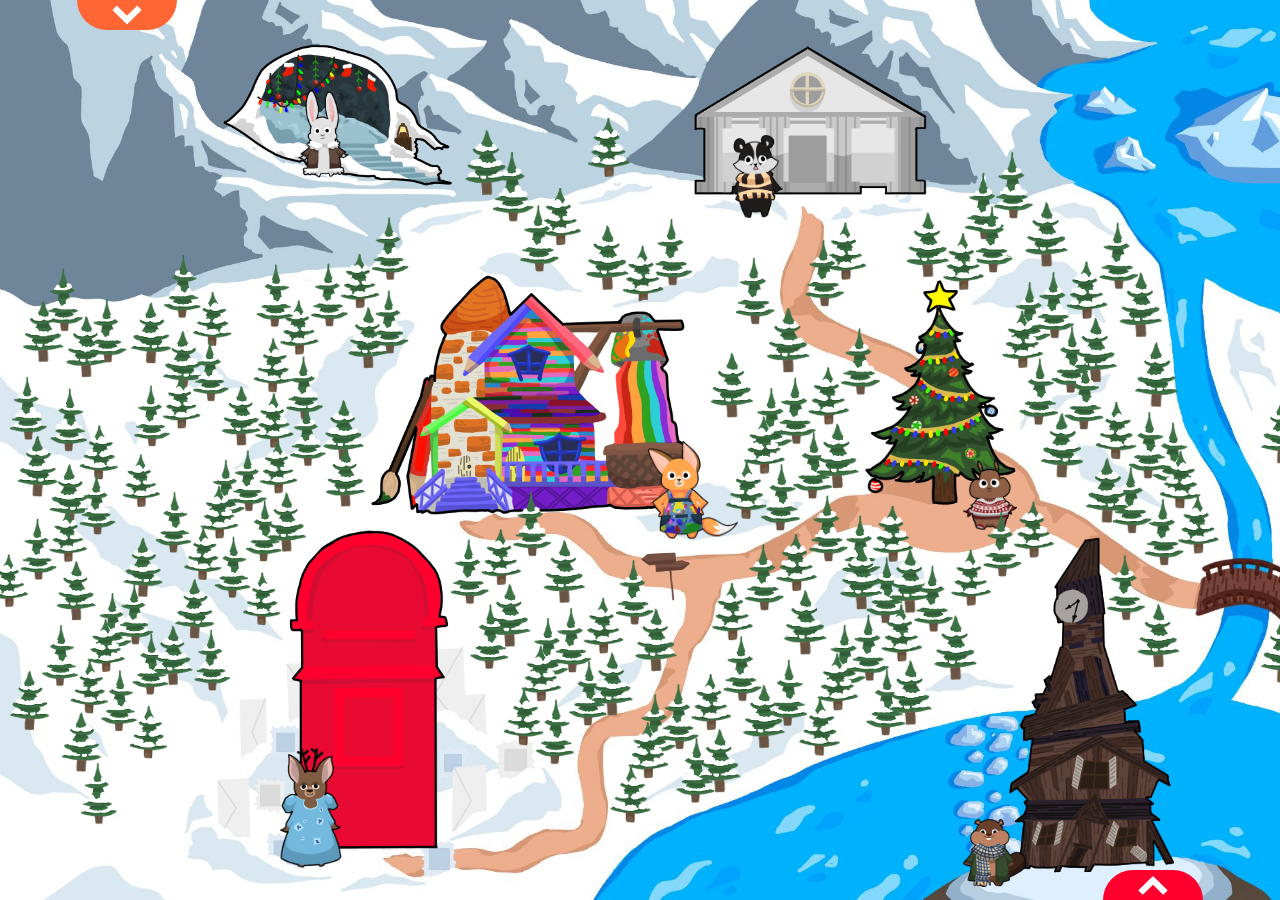
<file: index.html>
<!doctype html>

<html lang="fr">

<head>
  <meta charset="UTF-8">
  <meta http-equiv="X-UA-Compatible" content="IE=edge">
  <meta name="viewport" content="width=device-width, initial-scale=1.0, shrink-to-fit=no">
  <meta name="viewport" content="width=device-width, initial-scale=1.0, shrink-to-fit=no">

  <title>LeclercNoel</title>

  <link rel="icon" type="image/png" href="./images/png/lieux/4-sapin-de-noel.png">
  <link rel="stylesheet" href="./css/main.css">

</head>

<body>
  <header id="header">
    <div class="header-bar">
    <svg id="logo" version="1.1" id="Calque_1" xmlns="http://www.w3.org/2000/svg"
      xmlns:xlink="http://www.w3.org/1999/xlink" x="0px" y="0px" viewBox="0 0 180 50"
      style="enable-background:new 0 0 180 50;" xml:space="preserve">
      <style type="text/css">
        .st0 {
          fill: #FF6633;
        }
        .st1 {
          fill: white;
        }
      </style>
      <g>
        <path class="st0" d="M23.3,30.8c1.5,0,2.7,1.2,2.7,2.7c0,1.5-1.2,2.7-2.7,2.7s-2.7-1.2-2.7-2.7C20.6,32.1,21.8,30.8,23.3,30.8
        M152,14.6c1.9-1.4,4.1-2.1,6.4-2.1c6,0,10.9,4.9,10.9,11c0,3.7-1.8,7.2-4.9,9.2v-4.3h-4.7c0,0-0.5,2.4-2.5,2.4h-1.6v-9.1
        c0-0.9,0.8-1.7,1.7-1.7v-5.4H152L152,14.6z" />
        <path class="st1" d="M33.8,16.2v15.7h7.7V36H28.8V16.2H33.8z M58.5,31.1v0.2c0,3.6-2.3,4.9-7.4,4.9c-6.3,0-8.2-1.5-8.2-8.1
        c0-6.3,2.2-8,7.9-8c5.7,0,7.8,1.5,7.8,7.4v1.4H47.3v0.6c0,2.7,1.1,3.4,3.6,3.4c2.2,0,3.2-0.4,3.3-1.9L58.5,31.1L58.5,31.1z
        M47.3,26.4h6.9v-0.5c0-2.1-0.9-2.4-3.4-2.4C48.3,23.4,47.3,23.8,47.3,26.4z M79.9,36h4.4V16.2h-4.4V36z M69.4,32.7
        c2.2,0,3.1-0.5,3.2-2.5h4.3c0,4.6-2.1,5.9-7.7,5.9c-5.7,0-7.7-1.7-7.7-8s2-8,7.7-8c5.6,0,7.7,1.3,7.7,5.8h-4.3
        c-0.1-1.9-1-2.4-3.2-2.4c-2.6,0-3.4,0.5-3.4,4.6S66.7,32.7,69.4,32.7 M103.3,31.1v0.2c0,3.6-2.3,4.9-7.4,4.9
        c-6.3,0-8.2-1.5-8.2-8.1c0-6.3,2.2-8,7.9-8c5.7,0,7.8,1.5,7.8,7.4v1.4H92.1v0.6c0,2.7,1.1,3.4,3.6,3.4c2.2,0,3.2-0.4,3.3-1.9
        L103.3,31.1L103.3,31.1z M92.1,26.4H99v-0.5c0-2.1-0.9-2.4-3.4-2.4C93.1,23.4,92.1,23.8,92.1,26.4z M124.9,32.7
        c2.2,0,3.1-0.5,3.2-2.5h4.3c0,4.6-2.1,5.9-7.7,5.9c-5.7,0-7.7-1.7-7.7-8s2-8,7.7-8c5.6,0,7.7,1.3,7.7,5.8h-4.3
        c-0.1-1.9-1-2.4-3.2-2.4c-2.6,0-3.4,0.5-3.4,4.6S122.3,32.7,124.9,32.7 M115.9,24.2l-1.2,0c-2.4,0-3.6,1.4-3.6,4.5V36h-4.4V20.4
        h4.4v2.3c1.1-1.8,2.4-2.6,4.3-2.6h0.5V24.2z M147.3,18.9v-2.7h8.4v2.7c-0.9,0.3-1.7,1.1-1.7,2.2v11.3h3.2c1.6,0,3-1,3.6-2.4l2.1,0
        v6h-15.5v-3.5c1-0.2,1.7-1.2,1.7-2.2v-9.1C149,19.9,148.2,19.1,147.3,18.9" />
        <path class="st1" d="M136.7,25c0-11.1,8.9-20,19.9-20c11,0,19.9,9,19.9,20s-8.9,20-19.9,20C145.5,45,136.7,36.1,136.7,25 M140.8,25
        c0,8.8,7,15.9,15.7,15.9c8.7,0,15.7-7.1,15.7-15.9s-7-15.9-15.7-15.9C147.8,9.1,140.8,16.2,140.8,25 M8.6,20.3v3.7h8.1v3.7H8.6v4.1
        H18V36H3.6V16.2h14.2v4.1H8.6z" />

      </g>
    </svg>
    <ul>
      <li><img src="./images/png/header-home.png">Trouver un magasin</li>
      <li><img src="./images/png/header-book.png">Lire le catalogue</li>
    </ul>
  </div>
    <div class="click-header" onClick="OpenHF('header')"><img src="images/png/fleche-header.png" id ="fleche-header"></div>
  </header>

  <main>

    <div id="allTheMap">
      <img class="map" id="background" src="./images/jpg/map.jpg"/>
      <img id="map-sapin" src="./images/png/map-sapins.png"/>
      <!-- <img id="map-front" src="./images/png/deco-front.png"/> -->
    </div>

    <a href="./pages/laby.html"><div id="grotte" class="abri">
        <img id="grotte-gelee" class="lieux" src="./images/png/lieux/5-grotte-gelee.png"/>
        <img id="lapin" class="animaux" src="./images/png/personnages/5-Lapin.png"/>
      </div></a>
      <div id="text-grotte" class="text">Grotte gelée</div>

      <a href="./pages/memory.html"><div id="musee" class="abri">
        <img id="musee-des-souvenirs" class="lieux" src="./images/png/lieux/6-musee-des-souvenir.png"/>
        <img id="blaireau" class="animaux" src="./images/png/personnages/6-Blaireau.png"/>
      </div></a>
      <div id="text-musee" class="text">Musée des souvenirs</div>

      <a href="./pages/atelier-photo.html"><div id="igloo" class="abri">
        <img id="igloo-de-la-photo" class="lieux" src="./images/png/lieux/8-camera.png"/>
        <img id="manchot" class="animaux" src="./images/png/personnages/8-Manchot.png"/>
      </div></a>
      <div id="text-igloo" class="text">Igloo de la photo</div>

      <a href="./pages/coloriages.html"><div id="maison" class="abri">
        <img id="maison-de-la-creation" class="lieux" src="./images/png/lieux/2-maison-de-creation.png"/>
        <img id="renard" class="animaux" src="./images/png/personnages/2-Renard.png"/>
      </div></a>
      <div id="text-maison" class="text">Maison de la création</div>

      <a href="./pages/jeusapin.html"><div id="sapin" class="abri">
        <img id="sapin-de-noel" class="lieux" src="./images/png/lieux/4-sapin-de-noel.png"/>
        <img id="ecureuil" class="animaux" src="./images/png/personnages/4-Ecurueil.png"/>
      </div></a>
      <div id="text-sapin" class="text">Sapin de Noël</div>

      <a href="./pages/recettesBD.html"><div id="palais" class="abri">
        <img id="palais-de-la-gourmandise" class="lieux" src="./images/png/lieux/1-palais-de-la-gourmandise.png"/>
        <img id="mamourse" class="animaux" src="./images/png/personnages/1-Mamourse.png"/>
        <img id="ourson" class="animaux" src="./images/png/personnages/1-Ourson.png"/>
      </div></a>
      <div id="text-palais" class="text">Palais de <br/>la gourmandise</div>

      <a href="./pages/listenoel.html"><div id="royaume" class="abri">
        <img id="royaume-des-lettres" class="lieux" src="./images/png/lieux/3-royaume-des-lettres.png"/>
        <img id="renne" class="animaux" src="./images/png/personnages/3-Renne.png"/>
      </div></a>
      <div id="text-royaume" class="text">Royaume des lettres</div>

      <a href="./pages/differences.html"><div id="tour" class="abri">
        <img id="tour-du-bric-a-brac" class="lieux" src="./images/png/lieux/7-tour-bric-a-brac.png"/>
        <img id="marmotte" class="animaux" src="./images/png/personnages/7-Marmotte.png"/>
      </div></a>
      <div id="text-tour" class="text">Tour du bric-à-brac</div>
      


  </main>

  <footer id="footer">
    <div class="footer-bar">
      <ul>
        <li>À propos</li>
        <li>Mentions légales</li>
        <li>Politiques de confidentialité</li>
        <li>Conditions générales de vente</li>
      </ul>
    </div>
    <div class="click-footer" onClick="OpenHF('footer')"><img src="images/png/fleche-header.png" id ="fleche-footer"></div>
  </footer>

  <div id="tourne">Tourne ton téléphone !</div>
  <script src="./js/functions.js"></script>
  <script src="./js/scripts.js"></script>
</body>

</html>
</file>
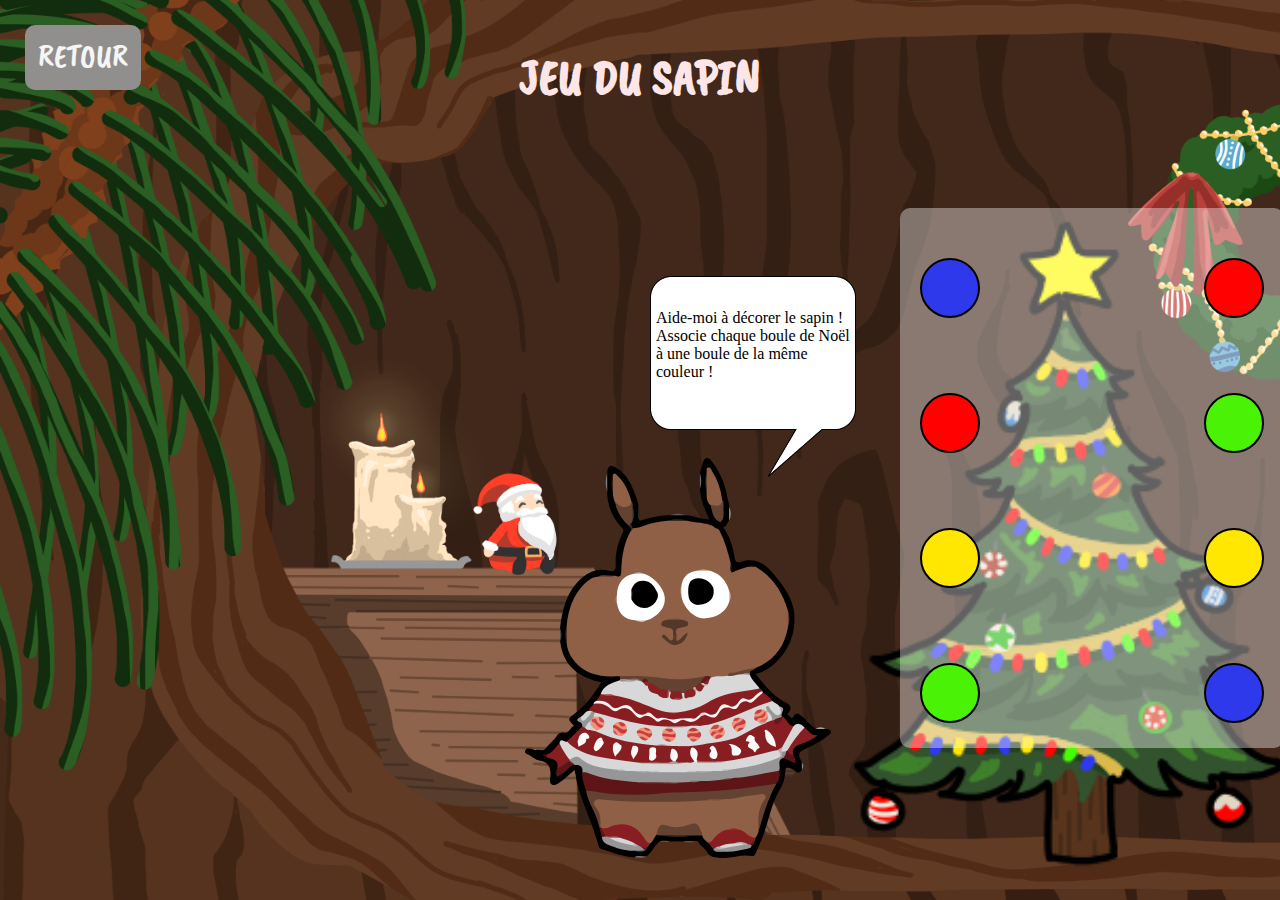
<file: jeusapin.html>
<!DOCTYPE html>
<html lang="fr">

<head>
    <meta charset="UTF-8">
    <meta http-equiv="X-UA-Compatible" content="IE=edge">
    <meta name="viewport" content="width=device-width, initial-scale=1.0">
    <link rel="stylesheet" href="./css/_pages/jeusapin.css">
    <title>Jeu du sapin</title>
</head>

<body>
    <main id="jeusapin">
        <h1 id="h1">Jeu du sapin</h1>
        <a href="index.html" id="retour">Retour</a>

        <section id="jeu">
            <div>
                <button class="bouton" id="btn1"></button>
                <button class="bouton" id="btn2"></button>
                <button class="bouton" id="btn3"></button>
                <button class="bouton" id="btn4"></button>
            </div>

            <div>
                <button class="bouton" id="btn21"></button>
                <button class="bouton" id="btn22"></button>
                <button class="bouton" id="btn23"></button>
                <button class="bouton" id="btn24"></button>
            </div>
        </section>

        <section id="sapin">
            <img src="./images/png/sapin-de-noel.png" alt="image sapin">
        </section>

        <section id="orgueil">
            <p id="dialogue">Aide-moi à décorer le sapin ! Associe chaque boule de Noël à une boule de la même couleur !</p>
            <img src="./images/svg/orgueil.svg" alt="orgueil l'écureuil">
            <button id="rejouer">Rejouer</button>
        </section>
        <div id="curseur"></div>
    </main>

    <script src="./js/jeusapin.js"></script>
</body>

</html>
</file>
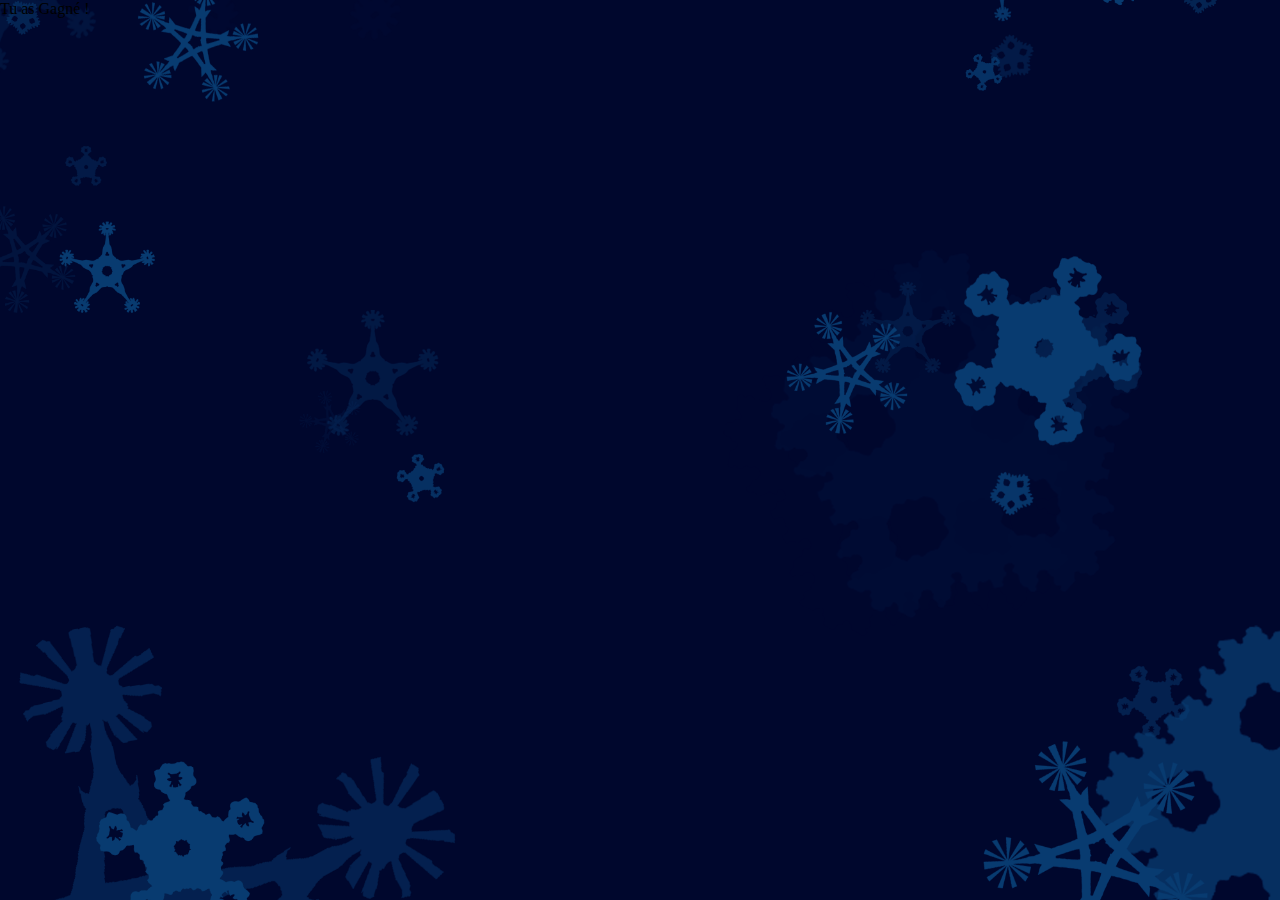
<file: memory.html>
<!doctype html>

<html lang="fr">
<head>
  <meta charset="utf-8">
  <meta name="viewport" content="width=device-width, initial-scale=1">

  <title>MEMORY</title>
  <meta name="description" content="A simple HTML5 Template for new projects.">
  <meta name="author" content="SitePoint">

  <meta property="og:title" content="A Basic HTML5 Template">
  <meta property="og:type" content="website">
  <meta property="og:url" content="https://www.sitepoint.com/a-basic-html5-template/">
  <meta property="og:description" content="A simple HTML5 Template for new projects.">
  <meta property="og:image" content="image.png">

  <!-- <link rel="icon" href="/favicon.ico">
  <link rel="icon" href="/favicon.svg" type="image/svg+xml"> -->
  <link rel="apple-touch-icon" href="/apple-touch-icon.png">

  <link rel="stylesheet" href="./css/main.css">

</head>

<body>
    <div class="memory">
        <div class="col-carte">
            <div class="scene">
                <div class="card" id="1">
                  <div class="card__face card__face--front"></div>
                  <div class="card__face card__face--back"></div>
                </div>
            </div>
            <div class="carte" id="2"></div>
            <div class="carte" id="3"></div>
            <div class="carte" id="4"></div>
        </div>

        <div class="col-carte">
            <div class="carte" id="5"></div>
            <div class="carte" id="6"></div>
            <div class="carte" id="7"></div>
            <div class="carte" id="8"></div>
        </div>

        <div class="col-carte">
            <div class="carte" id="9"></div>
            <div class="carte" id="10"></div>
            <div class="carte" id="11"></div>
            <div class="carte" id="12"></div>
        </div>

        <div class="col-carte">
            <div class="carte" id="13"></div>
            <div class="carte" id="14"></div>
            <div class="carte" id="15"></div>
            <div class="carte" id="16"></div>
        </div>
    </div>

    <div id="win">Tu as Gagné !</div>
    
  <script src="js/scripts.js"></script>
</body>
</html>
</file>
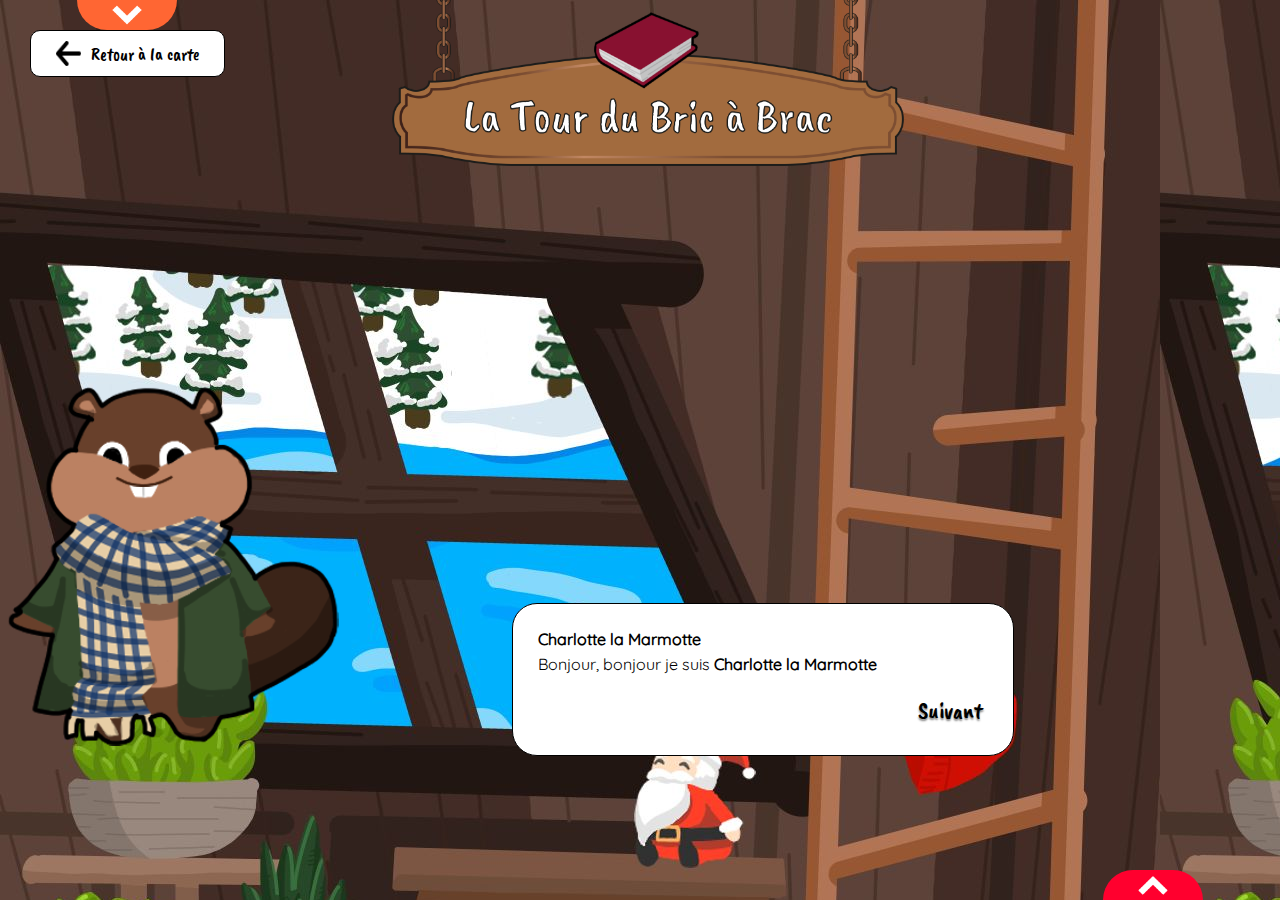
<file: pages/differences.html>
<!doctype html>

<html lang="fr">

<head>
  <meta charset="UTF-8">
  <meta http-equiv="X-UA-Compatible" content="IE=edge">
  <meta name="viewport" content="width=device-width, initial-scale=1.0">

  <title>La tour du Bric à Brac</title>

  <link rel="icon" type="image/png" href="./../images/png/favicons/marmotte-tete.png" />
  <link rel="stylesheet" href="./../css/difference.css"> <!-- css A remplir -->

</head>

<body>

  <header id="header">
    <div class="header-bar">
      <svg id="logo" version="1.1" id="Calque_1" xmlns="http://www.w3.org/2000/svg"
        xmlns:xlink="http://www.w3.org/1999/xlink" x="0px" y="0px" viewBox="0 0 180 50"
        style="enable-background:new 0 0 180 50;" xml:space="preserve">
        <style type="text/css">
          .st0 {
            fill: #FF6633;
          }

          .st1 {
            fill: white;
          }
        </style>
        <g>
          <path class="st0" d="M23.3,30.8c1.5,0,2.7,1.2,2.7,2.7c0,1.5-1.2,2.7-2.7,2.7s-2.7-1.2-2.7-2.7C20.6,32.1,21.8,30.8,23.3,30.8
        M152,14.6c1.9-1.4,4.1-2.1,6.4-2.1c6,0,10.9,4.9,10.9,11c0,3.7-1.8,7.2-4.9,9.2v-4.3h-4.7c0,0-0.5,2.4-2.5,2.4h-1.6v-9.1
        c0-0.9,0.8-1.7,1.7-1.7v-5.4H152L152,14.6z" />
          <path class="st1" d="M33.8,16.2v15.7h7.7V36H28.8V16.2H33.8z M58.5,31.1v0.2c0,3.6-2.3,4.9-7.4,4.9c-6.3,0-8.2-1.5-8.2-8.1
        c0-6.3,2.2-8,7.9-8c5.7,0,7.8,1.5,7.8,7.4v1.4H47.3v0.6c0,2.7,1.1,3.4,3.6,3.4c2.2,0,3.2-0.4,3.3-1.9L58.5,31.1L58.5,31.1z
        M47.3,26.4h6.9v-0.5c0-2.1-0.9-2.4-3.4-2.4C48.3,23.4,47.3,23.8,47.3,26.4z M79.9,36h4.4V16.2h-4.4V36z M69.4,32.7
        c2.2,0,3.1-0.5,3.2-2.5h4.3c0,4.6-2.1,5.9-7.7,5.9c-5.7,0-7.7-1.7-7.7-8s2-8,7.7-8c5.6,0,7.7,1.3,7.7,5.8h-4.3
        c-0.1-1.9-1-2.4-3.2-2.4c-2.6,0-3.4,0.5-3.4,4.6S66.7,32.7,69.4,32.7 M103.3,31.1v0.2c0,3.6-2.3,4.9-7.4,4.9
        c-6.3,0-8.2-1.5-8.2-8.1c0-6.3,2.2-8,7.9-8c5.7,0,7.8,1.5,7.8,7.4v1.4H92.1v0.6c0,2.7,1.1,3.4,3.6,3.4c2.2,0,3.2-0.4,3.3-1.9
        L103.3,31.1L103.3,31.1z M92.1,26.4H99v-0.5c0-2.1-0.9-2.4-3.4-2.4C93.1,23.4,92.1,23.8,92.1,26.4z M124.9,32.7
        c2.2,0,3.1-0.5,3.2-2.5h4.3c0,4.6-2.1,5.9-7.7,5.9c-5.7,0-7.7-1.7-7.7-8s2-8,7.7-8c5.6,0,7.7,1.3,7.7,5.8h-4.3
        c-0.1-1.9-1-2.4-3.2-2.4c-2.6,0-3.4,0.5-3.4,4.6S122.3,32.7,124.9,32.7 M115.9,24.2l-1.2,0c-2.4,0-3.6,1.4-3.6,4.5V36h-4.4V20.4
        h4.4v2.3c1.1-1.8,2.4-2.6,4.3-2.6h0.5V24.2z M147.3,18.9v-2.7h8.4v2.7c-0.9,0.3-1.7,1.1-1.7,2.2v11.3h3.2c1.6,0,3-1,3.6-2.4l2.1,0
        v6h-15.5v-3.5c1-0.2,1.7-1.2,1.7-2.2v-9.1C149,19.9,148.2,19.1,147.3,18.9" />
          <path class="st1" d="M136.7,25c0-11.1,8.9-20,19.9-20c11,0,19.9,9,19.9,20s-8.9,20-19.9,20C145.5,45,136.7,36.1,136.7,25 M140.8,25
        c0,8.8,7,15.9,15.7,15.9c8.7,0,15.7-7.1,15.7-15.9s-7-15.9-15.7-15.9C147.8,9.1,140.8,16.2,140.8,25 M8.6,20.3v3.7h8.1v3.7H8.6v4.1
        H18V36H3.6V16.2h14.2v4.1H8.6z" />

        </g>
      </svg>
      <ul>
        <li><img src="./../images/png/header-home.png">Trouver un magasin</li>
        <li><img src="./../images/png/header-book.png">Lire le catalogue</li>
      </ul>
    </div>
    <div class="click-header" onClick="OpenHF('header')"><img src="./../images/png/fleche-header.png"
        id="fleche-header"></div>
  </header>

  <figure>
    <img src="../images/png/7-tour-enseigne.png" alt="La tour du Bric à Brac">
  </figure>

  <a href="../index.html" class="Retour"><img src="./../images/png/fleche.png">
    <p>Retour à la carte</p>
  </a>




  <article class="bulle" id="bulle1">
    <h3>Charlotte la Marmotte</h3>
    <p>Bonjour, bonjour je suis <strong>Charlotte la Marmotte</strong></p>

    <i id="preced" class="fi fi-sr-arrow-circle-left"></i>
    <i id="suivant" class="fi fi-sr-arrow-circle-right" onclick="textToNext('bulle1','bulle2')"></i>
  </article>

  <article class="bulle" id="bulle2">
    <h3>Charlotte la Marmotte</h3>
    <p>Que penses-tu de ma tour ? Oui je sais il y a du rangement à faire mais tu vas m'y aider !</p>

    <i id="preced" class="fi fi-sr-arrow-circle-left" onclick="textToBefore('bulle2','bulle1')"></i>
    <i id="suivant" class="fi fi-sr-arrow-circle-right" onclick="textToNext('bulle2','bulle3')"></i>
  </article>

  <article class="bulle" id="bulle3">
    <h3>Charlotte la Marmotte</h3>
    <p>Tu trouveras 2 images sur la page d'après. Sur l'image de droite, il y a <strong>7 différences</strong> par
      rapport à l'image originale (gauche).</p>

    <i id="preced" class="fi fi-sr-arrow-circle-left" onclick="textToBefore('bulle3','bulle2')"></i>
    <i id="suivant" class="fi fi-sr-arrow-circle-right" onclick="textToNext('bulle3','bulle4')"></i>
  </article>

  <article class="bulle" id="bulle4">
    <h3>Charlotte la Marmotte</h3>
    <p>À toi de <strong>retrouver</strong> sur l'image de droite <strong>les 7 différences</strong> en cliquant dessus 1
      par 1.</p>
    <i id="preced" class="fi fi-sr-arrow-circle-left" onclick="textToBefore('bulle4','bulle3')"></i>
    <i id="suivant" class="fi fi-sr-arrow-circle-right" onclick="textToNext('bulle4', flex('bulle5'))"></i>
  </article>

  <div id="bulle5" class="bulle">
    <div class="img1">
      <img src="./../images/jpg/jeu-7-difference-droite.jpg" alt="Jeu des 7 différences" id="diff1">
      <div class="cercle1" onclick="circleAppear('.cercle1')"></div>
      <div class="cercle2" onclick="circleAppear('.cercle2')"></div>
      <div class="cercle3" onclick="circleAppear('.cercle3')"></div>
      <div class="cercle4" onclick="circleAppear('.cercle4')"></div>
      <div class="cercle5" onclick="circleAppear('.cercle5')"></div>
      <div class="cercle6" onclick="circleAppear('.cercle6')"></div>
      <div class="cercle7" onclick="circleAppear('.cercle7')"></div>
    </div>
    <div class="img2">
      <img src="./../images/jpg/jeu-7-difference-gauche.jpg" alt="Jeu des 7 difference gauche" id="diff2">
      <div id="cercle1-2" class="cercle1" onclick="circleAppear('.cercle1')"></div>
      <div id="cercle2-2" class="cercle2" onclick="circleAppear('.cercle2')"></div>
      <div id="cercle3-2" class="cercle3" onclick="circleAppear('.cercle3')"></div>
      <div id="cercle4-2" class="cercle4" onclick="circleAppear('.cercle4')"></div>
      <div id="cercle5-2" class="cercle5" onclick="circleAppear('.cercle5')"></div>
      <div id="cercle6-2" class="cercle6" onclick="circleAppear('.cercle6')"></div>
      <div id="cercle7-2" class="cercle7" onclick="circleAppear('.cercle7')"></div>
    </div>
  </div>
  <img src="./../images/png/personnages/7-Marmotte.png" alt="Charlotte la marmotte" class="Charlotte">

  <div id="victoire" class="caché">
    <img src="../images/png/win-screen-2.png" alt="Victoire !">
    <button id="rejouer" onclick="reload()"></button>
  </div>

  <footer id="footer">
    <div class="footer-bar">
      <ul>
        <li>À propos</li>
        <li>Mentions légales</li>
        <li>Politiques de confidentialité</li>
        <li>Conditions générales de vente</li>
      </ul>
    </div>
    <div class="click-footer" onClick="OpenHF('footer')"><img src="./../images/png/fleche-header.png"
        id="fleche-footer"></div>
  </footer>


  <script src="./../js/functions.js"></script>
  <script src="./../js/script-difference.js"></script> <!-- js A remplir -->
</body>

</html>
</file>
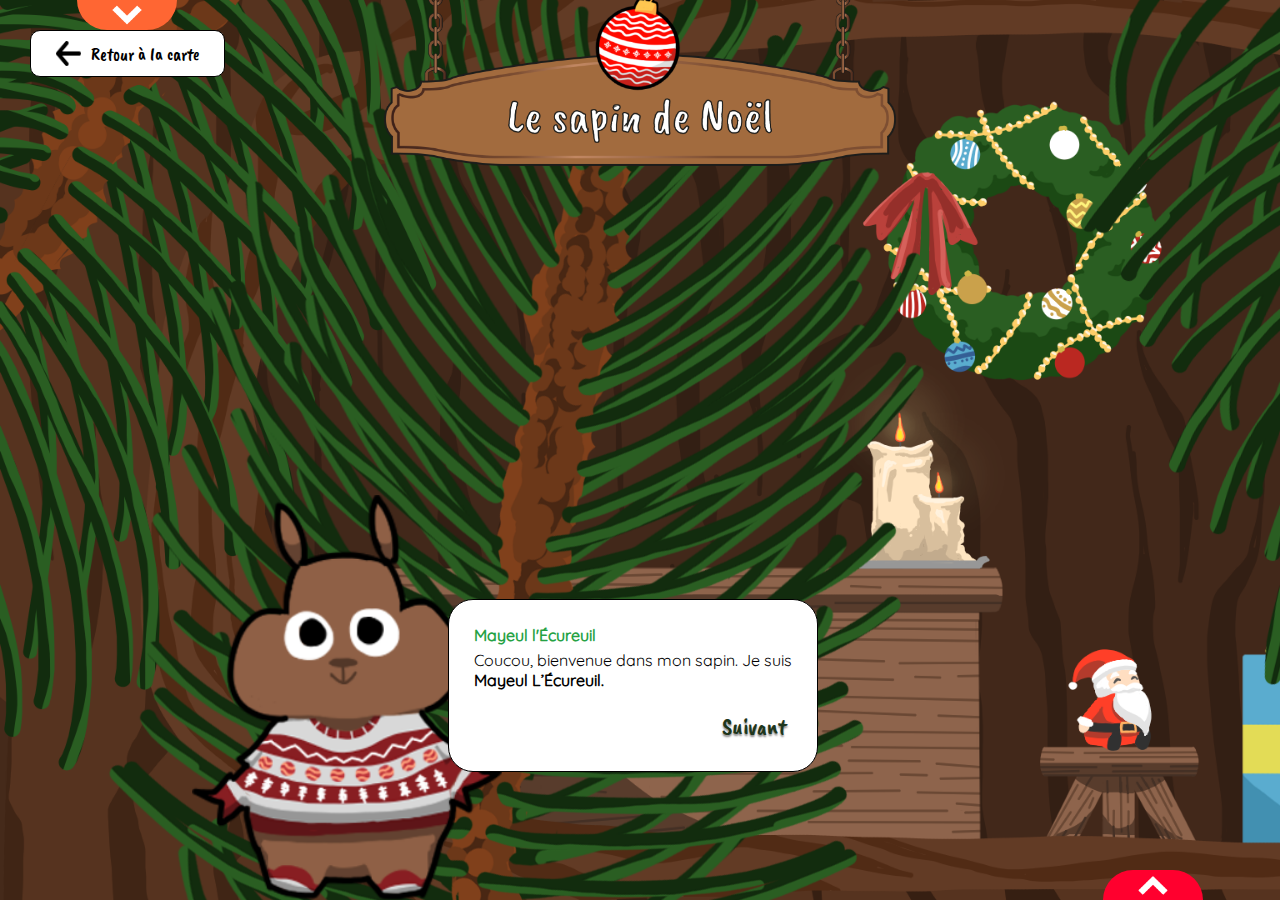
<file: pages/jeusapin.html>
<!DOCTYPE html>
<html lang="fr" id="html">

<head>
    <meta charset="UTF-8">
    <meta http-equiv="X-UA-Compatible" content="IE=edge">
    <meta name="viewport" content="width=device-width, initial-scale=1.0">
    
    <title>Jeu du sapin</title>

    <link rel="icon" type="image/png" href="./../images/png/favicons/ecureuil-tete.png">
    <link rel="stylesheet" href="../css/main-sapin.css">
</head>

<body>
    <main id="jeusapin">

        <header id="header">
            <div class="header-bar">
            <svg id="logo" version="1.1" id="Calque_1" xmlns="http://www.w3.org/2000/svg"
              xmlns:xlink="http://www.w3.org/1999/xlink" x="0px" y="0px" viewBox="0 0 180 50"
              style="enable-background:new 0 0 180 50;" xml:space="preserve">
              <style type="text/css">
                .st0 {
                  fill: #FF6633;
                }
                .st1 {
                  fill: white;
                }
              </style>
              <g>
                <path class="st0" d="M23.3,30.8c1.5,0,2.7,1.2,2.7,2.7c0,1.5-1.2,2.7-2.7,2.7s-2.7-1.2-2.7-2.7C20.6,32.1,21.8,30.8,23.3,30.8
                M152,14.6c1.9-1.4,4.1-2.1,6.4-2.1c6,0,10.9,4.9,10.9,11c0,3.7-1.8,7.2-4.9,9.2v-4.3h-4.7c0,0-0.5,2.4-2.5,2.4h-1.6v-9.1
                c0-0.9,0.8-1.7,1.7-1.7v-5.4H152L152,14.6z" />
                <path class="st1" d="M33.8,16.2v15.7h7.7V36H28.8V16.2H33.8z M58.5,31.1v0.2c0,3.6-2.3,4.9-7.4,4.9c-6.3,0-8.2-1.5-8.2-8.1
                c0-6.3,2.2-8,7.9-8c5.7,0,7.8,1.5,7.8,7.4v1.4H47.3v0.6c0,2.7,1.1,3.4,3.6,3.4c2.2,0,3.2-0.4,3.3-1.9L58.5,31.1L58.5,31.1z
                M47.3,26.4h6.9v-0.5c0-2.1-0.9-2.4-3.4-2.4C48.3,23.4,47.3,23.8,47.3,26.4z M79.9,36h4.4V16.2h-4.4V36z M69.4,32.7
                c2.2,0,3.1-0.5,3.2-2.5h4.3c0,4.6-2.1,5.9-7.7,5.9c-5.7,0-7.7-1.7-7.7-8s2-8,7.7-8c5.6,0,7.7,1.3,7.7,5.8h-4.3
                c-0.1-1.9-1-2.4-3.2-2.4c-2.6,0-3.4,0.5-3.4,4.6S66.7,32.7,69.4,32.7 M103.3,31.1v0.2c0,3.6-2.3,4.9-7.4,4.9
                c-6.3,0-8.2-1.5-8.2-8.1c0-6.3,2.2-8,7.9-8c5.7,0,7.8,1.5,7.8,7.4v1.4H92.1v0.6c0,2.7,1.1,3.4,3.6,3.4c2.2,0,3.2-0.4,3.3-1.9
                L103.3,31.1L103.3,31.1z M92.1,26.4H99v-0.5c0-2.1-0.9-2.4-3.4-2.4C93.1,23.4,92.1,23.8,92.1,26.4z M124.9,32.7
                c2.2,0,3.1-0.5,3.2-2.5h4.3c0,4.6-2.1,5.9-7.7,5.9c-5.7,0-7.7-1.7-7.7-8s2-8,7.7-8c5.6,0,7.7,1.3,7.7,5.8h-4.3
                c-0.1-1.9-1-2.4-3.2-2.4c-2.6,0-3.4,0.5-3.4,4.6S122.3,32.7,124.9,32.7 M115.9,24.2l-1.2,0c-2.4,0-3.6,1.4-3.6,4.5V36h-4.4V20.4
                h4.4v2.3c1.1-1.8,2.4-2.6,4.3-2.6h0.5V24.2z M147.3,18.9v-2.7h8.4v2.7c-0.9,0.3-1.7,1.1-1.7,2.2v11.3h3.2c1.6,0,3-1,3.6-2.4l2.1,0
                v6h-15.5v-3.5c1-0.2,1.7-1.2,1.7-2.2v-9.1C149,19.9,148.2,19.1,147.3,18.9" />
                <path class="st1" d="M136.7,25c0-11.1,8.9-20,19.9-20c11,0,19.9,9,19.9,20s-8.9,20-19.9,20C145.5,45,136.7,36.1,136.7,25 M140.8,25
                c0,8.8,7,15.9,15.7,15.9c8.7,0,15.7-7.1,15.7-15.9s-7-15.9-15.7-15.9C147.8,9.1,140.8,16.2,140.8,25 M8.6,20.3v3.7h8.1v3.7H8.6v4.1
                H18V36H3.6V16.2h14.2v4.1H8.6z" />
        
              </g>
            </svg>
            <ul>
              <li><img src="../images/png/header-home.png">Trouver un magasin</li>
              <li><img src="../images/png/header-book.png">Lire le catalogue</li>
            </ul>
          </div>
            <div class="click-header" onClick="OpenHF('header')"><img src="../images/png/fleche-header.png" id ="fleche-header"></div>
          </header>

        <figure>
            <img src="../images/png/4-sapin-enseigne.png" alt="Enseigne Sapin de Noël">
        </figure>
        <a href="../index.html" class="Retour"><img src="./../images/png/fleche.png"><p>Retour à la carte</p></a> 

        <article class="bulle" id="bulle1">
            <h3>Mayeul l'Écureuil</h3>
            <p>Coucou, bienvenue dans mon sapin. Je suis <br><strong>Mayeul L’Écureuil.</strong></p>
            
            <i id="preced" class="fi fi-sr-arrow-circle-left" onclick="textToBefore('bulle1')"></i>
            <i id="suivant" class="fi fi-sr-arrow-circle-right" onclick="textToNext('bulle1','bulle2')"></i>
        </article>

        <article class="bulle" id="bulle2">
            <h3>Mayeul l'Écureuil</h3>
            <p>Dans mon sapin, tu peux relier les boules de<br>Noël pour l'illuminer.</p>
            
            <i id="preced" class="fi fi-sr-arrow-circle-left" onclick="textToBefore('bulle2','bulle1')"></i>
            <i id="suivant" class="fi fi-sr-arrow-circle-right" onclick="textToNext('bulle2');montrer('jeu')"></i>
        </article>
        
        <section id="jeu" class="caché">
            <div>
                <img src="../images/png/sapin.png" class="bouton" id="btn1"></img>
                <img src="../images/png/sapin.png" class="bouton" id="btn2"></img>
                <img src="../images/png/sapin.png" class="bouton" id="btn3"></img>
                <img src="../images/png/sapin.png" class="bouton" id="btn4"></img>
            </div>

            <div>
                <img src="../images/png/sapin.png" class="bouton" id="btn21"></img>
                <img src="../images/png/sapin.png" class="bouton" id="btn22"></img>
                <img src="../images/png/sapin.png" class="bouton" id="btn23"></img>
                <img src="../images/png/sapin.png" class="bouton" id="btn24"></img>
            </div>
        </section>

        <div id="victoire" class="caché">
            <img src="../images/png/win-screen-2.png" alt="Victoire !">
            <button id="rejouer"></button>
        </div>

        <img id="orgueil" src="../images/png/personnages/4-Ecurueil.png" alt="orgueil l'écureuil">
        <div id="curseur"></div>

        <footer id="footer">
            <div class="footer-bar">
              <ul>
                <li>À propos</li>
                <li>Mentions légales</li>
                <li>Politiques de confidentialité</li>
                <li>Conditions générales de vente</li>
              </ul>
            </div>
            <div class="click-footer" onClick="OpenHF('footer')"><img src="../images/png/fleche-header.png" id ="fleche-footer"></div>
          </footer>
    </main>

    <div id="tourne">Tourne ton téléphone !</div> 
    <script src="../js/functions.js"></script>
    <script src="../js/script-sapin.js"></script>
</body>

</html>
</file>
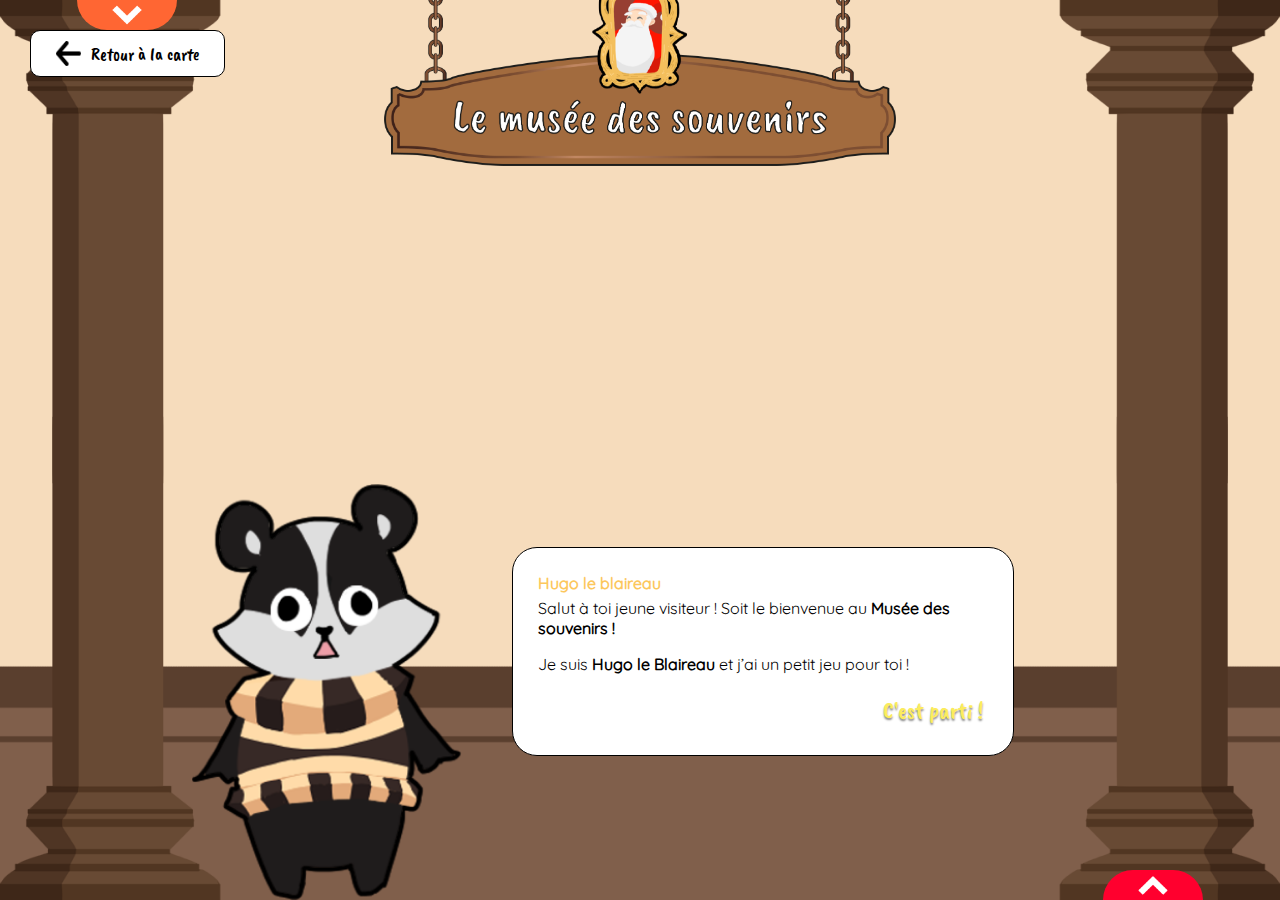
<file: pages/memory.html>
<!doctype html>

<html lang="fr">
<head>
  <meta charset="UTF-8">
  <meta http-equiv="X-UA-Compatible" content="IE=edge">
  <meta name="viewport" content="width=device-width, initial-scale=1.0">

  <title>Memory</title>
 
  <link rel="icon" type="image/png" href="./../images/png/favicons/blaireau-tete.png" />
  <link rel="stylesheet" href="./../css/main-memory.css">

</head>

<body>
  
  <header id="header">
    <div class="header-bar">
    <svg id="logo" version="1.1" id="Calque_1" xmlns="http://www.w3.org/2000/svg"
      xmlns:xlink="http://www.w3.org/1999/xlink" x="0px" y="0px" viewBox="0 0 180 50"
      style="enable-background:new 0 0 180 50;" xml:space="preserve">
      <style type="text/css">
        .st0 {
          fill: #FF6633;
        }
        .st1 {
          fill: white;
        }
      </style>
      <g>
        <path class="st0" d="M23.3,30.8c1.5,0,2.7,1.2,2.7,2.7c0,1.5-1.2,2.7-2.7,2.7s-2.7-1.2-2.7-2.7C20.6,32.1,21.8,30.8,23.3,30.8
        M152,14.6c1.9-1.4,4.1-2.1,6.4-2.1c6,0,10.9,4.9,10.9,11c0,3.7-1.8,7.2-4.9,9.2v-4.3h-4.7c0,0-0.5,2.4-2.5,2.4h-1.6v-9.1
        c0-0.9,0.8-1.7,1.7-1.7v-5.4H152L152,14.6z" />
        <path class="st1" d="M33.8,16.2v15.7h7.7V36H28.8V16.2H33.8z M58.5,31.1v0.2c0,3.6-2.3,4.9-7.4,4.9c-6.3,0-8.2-1.5-8.2-8.1
        c0-6.3,2.2-8,7.9-8c5.7,0,7.8,1.5,7.8,7.4v1.4H47.3v0.6c0,2.7,1.1,3.4,3.6,3.4c2.2,0,3.2-0.4,3.3-1.9L58.5,31.1L58.5,31.1z
        M47.3,26.4h6.9v-0.5c0-2.1-0.9-2.4-3.4-2.4C48.3,23.4,47.3,23.8,47.3,26.4z M79.9,36h4.4V16.2h-4.4V36z M69.4,32.7
        c2.2,0,3.1-0.5,3.2-2.5h4.3c0,4.6-2.1,5.9-7.7,5.9c-5.7,0-7.7-1.7-7.7-8s2-8,7.7-8c5.6,0,7.7,1.3,7.7,5.8h-4.3
        c-0.1-1.9-1-2.4-3.2-2.4c-2.6,0-3.4,0.5-3.4,4.6S66.7,32.7,69.4,32.7 M103.3,31.1v0.2c0,3.6-2.3,4.9-7.4,4.9
        c-6.3,0-8.2-1.5-8.2-8.1c0-6.3,2.2-8,7.9-8c5.7,0,7.8,1.5,7.8,7.4v1.4H92.1v0.6c0,2.7,1.1,3.4,3.6,3.4c2.2,0,3.2-0.4,3.3-1.9
        L103.3,31.1L103.3,31.1z M92.1,26.4H99v-0.5c0-2.1-0.9-2.4-3.4-2.4C93.1,23.4,92.1,23.8,92.1,26.4z M124.9,32.7
        c2.2,0,3.1-0.5,3.2-2.5h4.3c0,4.6-2.1,5.9-7.7,5.9c-5.7,0-7.7-1.7-7.7-8s2-8,7.7-8c5.6,0,7.7,1.3,7.7,5.8h-4.3
        c-0.1-1.9-1-2.4-3.2-2.4c-2.6,0-3.4,0.5-3.4,4.6S122.3,32.7,124.9,32.7 M115.9,24.2l-1.2,0c-2.4,0-3.6,1.4-3.6,4.5V36h-4.4V20.4
        h4.4v2.3c1.1-1.8,2.4-2.6,4.3-2.6h0.5V24.2z M147.3,18.9v-2.7h8.4v2.7c-0.9,0.3-1.7,1.1-1.7,2.2v11.3h3.2c1.6,0,3-1,3.6-2.4l2.1,0
        v6h-15.5v-3.5c1-0.2,1.7-1.2,1.7-2.2v-9.1C149,19.9,148.2,19.1,147.3,18.9" />
        <path class="st1" d="M136.7,25c0-11.1,8.9-20,19.9-20c11,0,19.9,9,19.9,20s-8.9,20-19.9,20C145.5,45,136.7,36.1,136.7,25 M140.8,25
        c0,8.8,7,15.9,15.7,15.9c8.7,0,15.7-7.1,15.7-15.9s-7-15.9-15.7-15.9C147.8,9.1,140.8,16.2,140.8,25 M8.6,20.3v3.7h8.1v3.7H8.6v4.1
        H18V36H3.6V16.2h14.2v4.1H8.6z" />

      </g>
    </svg>
    <ul>
      <li><img src="./../images/png/header-home.png">Trouver un magasin</li>
      <li><img src="./../images/png/header-book.png">Lire le catalogue</li>
    </ul>
  </div>
    <div class="click-header" onClick="OpenHF('header')"><img src="./../images/png/fleche-header.png" id ="fleche-header"></div>
  </header>
  <a href="../index.html" class="Retour"><img src="./../images/png/fleche.png"><p>Retour à la carte</p></a>
  
  <figure>
    <img src="../images/png/6-musee-enseigne.png" alt="Enseigne Musée">
</figure>
  
  <div id="game">
  
  <article class="bulle" id="bulle1">
    <h3>Hugo le blaireau</h3>
    <p>Salut à toi jeune visiteur ! Soit le bienvenue au <strong>Musée des souvenirs !</strong></p>

    <p>Je suis <strong>Hugo le Blaireau</strong> et j’ai un petit jeu pour toi !</p>

    <i id="preced" class="fi fi-sr-arrow-circle-left"></i>
    <i id="suivant" class="fi fi-sr-arrow-circle-right" onclick="textToNext('bulle1','bulle2')"></i>
  </article>

  <article class="bulle" id="bulle2">
    <h3>Hugo le blaireau</h3>
    <p>Sur la page suivante, il y a des cases. Et derrière ces cases se cachent des objets.<br/>Retrouve <strong>2 objets identiques</strong> en retournant les cases 1 par 1 !</p>

    <i id="preced" class="fi fi-sr-arrow-circle-left" onclick="textToBefore('bulle2','bulle1')"></i>
    <i id="suivant" class="fi fi-sr-arrow-circle-right" onclick="textToNext('bulle2','bulle3')"></i>
  </article>

  <!-- <div id="bulle3"> -->
    <div id="game" >
      <img src="./../images/png/personnages/6-Blaireau.png" alt="Hugo le Blaireau" class="Hugo">

      <div id="bulle3">
        <div class="memory">
            <div class="col-carte">
                <div class="scene">
                    <div class="card" id="1">
                      <div class="card__face--front"></div>
                      <div class="card__face--back"></div>
                    </div>
                </div>
                <div class="scene">
                    <div class="card" id="2">
                      <div class="card__face--front"></div>
                      <div class="card__face--back"></div>
                    </div>
                </div><div class="scene">
                    <div class="card" id="3">
                      <div class="card__face--front"></div>
                      <div class="card__face--back"></div>
                    </div>
                </div><div class="scene">
                    <div class="card" id="4">
                      <div class="card__face--front"></div>
                      <div class="card__face--back"></div>
                    </div>
                </div>
            </div>

            <div class="col-carte">
                <div class="scene">
                    <div class="card" id="5">
                      <div class="card__face--front"></div>
                      <div class="card__face--back"></div>
                    </div>
                </div>
                <div class="scene">
                    <div class="card" id="6">
                      <div class="card__face--front"></div>
                      <div class="card__face--back"></div>
                    </div>
                </div><div class="scene">
                    <div class="card" id="7">
                      <div class="card__face--front"></div>
                      <div class="card__face--back"></div>
                    </div>
                </div><div class="scene">
                    <div class="card" id="8">
                      <div class="card__face--front"></div>
                      <div class="card__face--back"></div>
                    </div>
                </div>
            </div>

            <div class="col-carte">
                <div class="scene">
                    <div class="card" id="9">
                      <div class="card__face--front"></div>
                      <div class="card__face--back"></div>
                    </div>
                </div>
                <div class="scene">
                    <div class="card" id="10">
                      <div class="card__face--front"></div>
                      <div class="card__face--back"></div>
                    </div>
                </div><div class="scene">
                    <div class="card" id="11">
                      <div class="card__face--front"></div>
                      <div class="card__face--back"></div>
                    </div>
                </div><div class="scene">
                    <div class="card" id="12">
                      <div class="card__face--front"></div>
                      <div class="card__face--back"></div>
                    </div>
                </div>
        
        </div>
        <div class="col-carte">
            <div class="scene">
                <div class="card" id="13">
                  <div class="card__face--front"></div>
                  <div class="card__face--back"></div>
                </div>
            </div>
            <div class="scene">
                <div class="card" id="14">
                  <div class="card__face--front"></div>
                  <div class="card__face--back"></div>
                </div>
            </div><div class="scene">
                <div class="card" id="15">
                  <div class="card__face--front"></div>
                  <div class="card__face--back"></div>
                </div>
            </div><div class="scene">
                <div class="card" id="16">
                  <div class="card__face--front"></div>
                  <div class="card__face--back"></div>
                </div>
            </div>
        </div>

        <div id="victoire" class="caché">
          <img src="../images/png/win-screen-2.png" alt="Victoire !">
          <button id="rejouer" onClick="reload()"></button>
      </div>
        </div>
      </div>
    </div>
  <!-- </div> -->
  <footer id="footer">
    <div class="footer-bar">
      <ul>
        <li>À propos</li>
        <li>Mentions légales</li>
        <li>Politiques de confidentialité</li>
        <li>Conditions générales de vente</li>
      </ul>
    </div>
    <div class="click-footer" onClick="OpenHF('footer')"><img src="./../images/png/fleche-header.png" id ="fleche-footer"></div>
  </footer>

  <div id="tourne">Tourne ton téléphone !</div>
  <script src="../js/functions.js"></script>
  <script src="./../js/scripts-memory.js"></script>
</body>
</html>
</file>
<file: css/main.css>
@import url('./colors.css');
@import url('./import.css');
@import url('./fonts.css');
@import url('./animation.css');


html,body {
  margin:0px;
  scroll-behavior: smooth;

  cursor: var(--cursor);
  /* cursor: url(./../images/cursor.png) 2 2, default; */
} 

#tourne {
  display: none;
}

body{
  background-color: var(--blue1);
  overflow: hidden;

}

body::after {
  content: "";

  display: block;
  margin-left: auto;
  margin-right: auto;

  background-position: center;
  background-repeat: no-repeat;
  background-size: cover;

  width: 100vw;
  height: 100vh;
  position: absolute;
  top: 0;
  left:0;
  z-index: -1;
  opacity: 0.4;

  background-image: url(./../images/png/flocons.png);
}


.abri:hover > .animaux{
  transform-origin: center;
  transition: transform 0.5s cubic-bezier(.07,.91,.23,1.49);
  transform: scale(1.2);

  -webkit-filter: drop-shadow(5px 5px 5px #222);
  filter: drop-shadow(5px 5px 5px #222);

  cursor: var(--cursorPointer);
}

.abri:hover > .lieux{
  transform-origin: center;
  transition: transform 0.5s cubic-bezier(.07,.91,.23,1.49);
  transform: scale(1.1);

  -webkit-filter: drop-shadow(5px 5px 5px #222);
  filter: drop-shadow(5px 5px 5px #222);

  cursor: var(--cursorPointer);
}

#allTheMap{
  height: 100vh;
  width: auto;

  display:block ;
  margin-left: auto;
  margin-right: auto;

  pointer-events: none;

  /* overflow: hidden; */
}

.map{
  height: 100vh;
  width: auto;

  display:block ;
  margin-left: auto;
  margin-right: auto;

  pointer-events: none; 
}


#map-sapin{
  height: 100vh;
  position: absolute;

  top:0px;
  z-index: 2;

  filter: brightness(1.35);
}
#map-front{
  height: 100vh;
  position: absolute;

  top:0px;
  z-index: 3;
}


.animaux, .lieux{
  position: absolute;
  transition: transform 0.5s cubic-bezier(.07,.91,.23,1.49);
}
.map::selection, .animaux::selection, .lieux::selection{
  background: transparent;
}
.text{
  display: none;
  position:absolute;
  white-space: nowrap;
  text-align: center;

  color:white;
	text-shadow: -1px 1px 5px #000,
				  1px 1px 5px #000,
				  1px -1px 0 #000,
				  -1px -1px 0 #000;

  font-family: 'Titres';
  font-size: 4vh;

  /* animation-name: texteAnim;
  animation-duration: 1.5s;
  animation-delay: 0.55s;
  animation-iteration-count: infinite;  */

  z-index: 5;
}



#grotte-gelee{
  top:4vh;
  left:24vh;
  width: 27vh;

  animation-delay: 0s;
}
#lapin{
  top:10vh;
  left:33vh;
  width: 6vh;

  animation-delay: 0s;
}

#musee-des-souvenirs{
  top:5vh;
  left:77vh;
  width: 26vh;

  animation-delay: 1s;
}
#blaireau{
  top:15vh;
  left: 81vh;
  width: 6vh;

  animation-delay: 1s;
}


#igloo-de-la-photo{
  top:5vh;
  left:159vh;
  width: 21vh;

  animation-delay: 2s;
}
#manchot{
  top:13vh;
  left: 176vh;
  width: 6vh;

  animation-delay: 2s;
}


#maison-de-la-creation{
  top:30vh;
  left:41vh;
  width: 36vh;

  animation-delay: 3s;
}
#renard{
  top:49vh;
  left: 72vh;
  width: 10vh;

  animation-delay: 3s;
}


#sapin-de-noel{
  top:31vh;
  left:96vh;
  width: 17vh;

    animation-delay: 4s;
}
#ecureuil{
  top:51vh;
  left: 107vh;
  width: 6vh;

    animation-delay: 4s;
}


#palais-de-la-gourmandise{
  top:41vh;
  left:157vh;
  width: 30vh;

  animation-delay: 5s;
}
#mamourse{
  top:68.5vh;
  left: 184vh;
  width: 7vh;

  animation-delay: 5s;
}
#ourson{
  top:73vh;
  left: 180vh;
  width: 4vh;

  animation-delay: 5s;
}


#royaume-des-lettres{
  top:58vh;
  left:32vh;
  width: 18vh;

  animation-delay: 6s;
}
#renne{
  top:83vh;
  left: 31vh;
  width: 7vh;
  z-index: 4;

  animation-delay: 6s;
}


#tour-du-bric-a-brac{
  top:59vh;
  left:112vh;
  width: 19vh;

  animation-delay: 7s;
}
#marmotte{
  top:91vh;
  left: 107vh;
  width: 7vh;

  animation-delay: 7s;
}

@media (min-width: 1024px) {
  body{
    height: 100vh;
  }
  #tourne {
    display: none;
  }
}

@media (max-width: 920px){
  #logo{
    top: 5px;
    left: 5px;
    width: 70px;
  }

  body::after{
    display: none;
  }

  .animaux, .lieux{
    animation: maisonsAnim 8s infinite ease-in-out;
  }

}
</file>
<file: css/_pages/jeusapin.css>
@font-face {
  font-family: "Titres";
  src: url("../../fonts/caveatbrush-regular-webfont.woff2") format("woff2"), url("../../fonts/caveatbrush-regular-webfont.woff") format("woff");
  font-weight: normal;
  font-style: normal;
}
html {
  margin: 0;
  padding: 0;
  overflow-x: hidden;
}
html body {
  margin: 0;
  padding: 0;
}
html body #jeusapin {
  background-image: url("../../images/png/interieur-lieu-sapin.png");
  background-size: cover;
  background-repeat: no-repeat;
  min-height: 100vh;
  max-height: 100vh;
  min-width: 100vw;
  max-width: 100vw;
}
html body #jeusapin h1 {
  font-family: "Titres";
  text-align: center;
  text-transform: uppercase;
  color: rgb(255, 230, 230);
  font-size: 3rem;
  padding-top: 50px;
  margin: 0;
  pointer-events: none;
}
html body #jeusapin #retour {
  font-family: "Titres";
  text-align: center;
  text-transform: uppercase;
  text-decoration: none;
  font-size: 2rem;
  padding: 1%;
  border-radius: 10px;
  cursor: pointer;
  color: whitesmoke;
  border: none;
  background-color: #918e8e;
  position: absolute;
  top: 25px;
  left: 25px;
  transition: transform 0.2s ease;
}
html body #jeusapin #retour:hover {
  background-color: #7c7979;
  transform: scale(1.05);
}
html body #jeusapin #jeu {
  width: 30%;
  display: flex;
  flex-flow: wrap row;
  justify-content: space-between;
  gap: 20%;
  margin: 100px 0 0 900px;
  position: absolute;
  z-index: 5;
  background-color: rgba(255, 255, 255, 0.381);
  border-radius: 10px;
}
html body #jeusapin #jeu div {
  width: 100px;
  height: 540px;
  display: flex;
  flex-flow: wrap row;
  justify-content: center;
}
html body #jeusapin #jeu .bouton {
  width: 60px;
  height: 60px;
  margin-top: 50px;
  border: 2px solid black;
  border-radius: 50px;
  cursor: pointer;
  transition: transform 0.3s ease;
  transform-origin: center;
}
html body #jeusapin #jeu .bouton:hover {
  transform: scale(1.1);
  border: 3px solid black;
}
html body #jeusapin #sapin {
  position: absolute;
  margin: 110px 0 0 850px;
}
html body #jeusapin #sapin img {
  min-height: 650px;
  pointer-events: none;
}
html body #jeusapin #curseur {
  z-index: 6;
  width: 40px;
  height: 40px;
  cursor: none;
  border-radius: 50%;
  border: 2px dashed transparent;
  position: absolute;
  display: none;
  pointer-events: none;
  -webkit-animation: Anim2 2s infinite alternate;
          animation: Anim2 2s infinite alternate;
}
@-webkit-keyframes Anim2 {
  0% {
    transform: scale(1);
  }
  50% {
    transform: scale(1.3);
  }
  100% {
    transform: scale(1);
  }
}
@keyframes Anim2 {
  0% {
    transform: scale(1);
  }
  50% {
    transform: scale(1.3);
  }
  100% {
    transform: scale(1);
  }
}
html body #jeusapin #orgueil p {
  background-image: url("../../images/png/bulleDialogue.png");
  background-size: contain;
  background-repeat: no-repeat;
  width: 200px;
  position: absolute;
  top: 260px;
  left: 650px;
  padding: 33px 0px 100px 6px;
}
html body #jeusapin #orgueil img {
  height: 400px;
  position: absolute;
  margin: 350px 0 0 525px;
  pointer-events: none;
}
html body #jeusapin #orgueil #rejouer {
  font-family: "Titres";
  text-align: center;
  text-transform: uppercase;
  font-size: 2rem;
  padding: 1%;
  border-radius: 10px;
  cursor: pointer;
  color: whitesmoke;
  border: none;
  background-color: #881e22;
  position: absolute;
  display: none;
  top: 320px;
  left: 475px;
  transition: transform 0.2s ease;
}
html body #jeusapin #orgueil #rejouer:hover {
  background-color: #781b1e;
  transform: scale(1.05);
}/*# sourceMappingURL=jeusapin.css.map */
</file>
<file: css/difference.css>
@import url(./import.css);
@import url(./fonts.css);
body {
  font-family: "Textes";
  background-image: url(./../images/jpg/2-jeu-7-difference-gauche.jpg);
}
body h1 {
  text-align: center;
  color: white;
  font-family: "Titres";
}
body #bulle5 {
  justify-content: center;
  align-items: center;
  width: 100%;
  margin-top: -500px;
  transform: scale(0.4);
  bottom: auto;
  left: auto;
  background-color: transparent;
  border: none;
}
body #bulle5 #diff1, body #bulle5 #diff2 {
  position: relative;
  width: 1160px;
  height: 1506px;
  padding: 50px;
}
body #bulle5 .img1, body #bulle5 .img2 {
  position: relative;
  display: block;
}
body .cercle1, body .cercle2, body .cercle3, body .cercle4, body .cercle5, body .cercle6, body .cercle7 {
  position: absolute;
  border: 6px solid red;
  opacity: 0;
  z-index: 1;
}
body .cercle1 {
  height: 200px;
  width: 200px;
  border-radius: 200px;
  left: 55%;
  top: 20%;
  z-index: 2;
}
body .cercle2 {
  width: 100px;
  height: 100px;
  border-radius: 50px;
  top: 42%;
  left: 8%;
}
body .cercle3 {
  width: 150px;
  height: 150px;
  border-radius: 75px;
  top: 42%;
  left: 320px;
}
body .cercle4 {
  width: 100px;
  height: 100px;
  border-radius: 50px;
  top: 63%;
  left: 7%;
}
body .cercle5 {
  width: 100px;
  height: 100px;
  border-radius: 50px;
  top: 70%;
  left: 15%;
}
body .cercle6 {
  width: 100px;
  height: 100px;
  border-radius: 50px;
  top: 80%;
  left: 28%;
}
body .cercle7 {
  height: 200px;
  width: 200px;
  border-radius: 200px;
  top: 50%;
  left: 80%;
}
body div {
  position: absolute;
}
body .Charlotte {
  margin-top: 30%;
}/*# sourceMappingURL=difference.css.map */
</file>
<file: css/main-sapin.css>
@import url("./import.css");
html {
  margin: 0;
  padding: 0;
  overflow-x: hidden;
  overflow-y: hidden;
  cursor: var(--cursor);
}
html body {
  margin: 0;
  padding: 0;
}
html body #jeusapin {
  background-image: url("../images/png/interieur-sapin.png");
  background-size: cover;
  background-repeat: no-repeat;
  min-height: 100vh;
  max-height: 100vh;
  min-width: 100vw;
  max-width: 100vw;
}
html body #jeusapin .bulle {
  z-index: 8;
  left: 35%;
  bottom: 10vw;
  width: -webkit-fit-content;
  width: -moz-fit-content;
  width: fit-content;
}
html body #jeusapin .bulle h3 {
  color: #25a244;
}
html body #jeusapin .bulle #preced {
  color: #25a244;
}
html body #jeusapin .bulle #suivant {
  color: #1e361c;
}
html body #jeusapin #bulle2 > #preced {
  display: block;
}
html body #jeusapin #jeu {
  width: 30%;
  display: flex;
  flex-flow: wrap row;
  justify-content: space-between;
  right: 10%;
  position: absolute;
  z-index: 5;
  border-radius: 10px;
  bottom: 10vh;
}
html body #jeusapin #jeu div {
  width: 100px;
  height: 65vh;
  display: flex;
  flex-flow: wrap row;
  justify-content: center;
  align-items: center;
  gap: 3%;
}
html body #jeusapin #jeu .bouton {
  width: 15vh;
  height: 15vh;
  margin-top: 0px;
  border-radius: 50%;
  cursor: var(--cursorPointer);
  transition: transform 0.3s ease;
  transform-origin: center;
}
html body #jeusapin #jeu .bouton:hover {
  transform: scale(1.1);
}
html body #jeusapin #curseur {
  z-index: 6;
  width: 40px;
  height: 40px;
  cursor: none;
  border-radius: 50%;
  border: 2px dashed transparent;
  position: absolute;
  display: none;
  pointer-events: none;
  -webkit-animation: Anim2 2s infinite alternate;
          animation: Anim2 2s infinite alternate;
}
@-webkit-keyframes Anim2 {
  0% {
    transform: scale(1);
  }
  50% {
    transform: scale(1.3);
  }
  100% {
    transform: scale(1);
  }
}
@keyframes Anim2 {
  0% {
    transform: scale(1);
  }
  50% {
    transform: scale(1.3);
  }
  100% {
    transform: scale(1);
  }
}
html body #jeusapin #orgueil {
  height: 45vh;
  position: absolute;
  bottom: 0;
  left: 15%;
  pointer-events: none;
}
html body #jeusapin #victoire {
  width: 100vw;
  height: 100vh;
  background-color: rgba(0, 0, 0, 0.6);
  position: absolute;
  z-index: 11;
  display: flex;
  flex-flow: wrap column;
  justify-content: flex-start;
  align-items: center;
  transition: all 0.2s ease;
  padding-top: 10vh;
  top: 0;
}
html body #jeusapin #victoire img {
  margin-top: 0vh;
  max-height: 60vh;
  pointer-events: none;
}
html body #jeusapin #victoire #rejouer {
  background-image: url("../images/png/restart.png");
  background-repeat: no-repeat;
  background-size: contain;
  border: none;
  border-radius: 50%;
  cursor: var(--cursorPointer);
  transition: transform 0.2s ease;
  height: 10vw;
  width: 10vw;
}
html body #jeusapin #victoire #rejouer:hover {
  transform: scale(1.05);
}

@media only screen and (min-width: 1200px) {
  html {
    margin: 0;
    padding: 0;
    overflow-x: hidden;
    overflow-y: hidden;
    cursor: var(--cursor);
  }
  html body {
    margin: 0;
    padding: 0;
  }
  html body #jeusapin {
    background-image: url("../images/png/interieur-sapin.png");
    background-size: cover;
    background-repeat: no-repeat;
    min-height: 100vh;
    max-height: 100vh;
    min-width: 100vw;
    max-width: 100vw;
  }
  html body #jeusapin h1 {
    font-family: "Titres";
    text-align: center;
    text-transform: uppercase;
    color: rgb(255, 230, 230);
    font-size: 3rem;
    padding-top: 50px;
    margin: 0;
    pointer-events: none;
  }
  html body #jeusapin .bulle {
    z-index: 8;
    left: 35%;
    bottom: 10vw;
    width: -webkit-fit-content;
    width: -moz-fit-content;
    width: fit-content;
  }
  html body #jeusapin .bulle h3 {
    color: #25a244;
  }
  html body #jeusapin .bulle #preced {
    color: #25a244;
  }
  html body #jeusapin .bulle #suivant {
    color: #1e361c;
  }
  html body #jeusapin #bulle2 > #preced {
    display: block;
  }
  html body #jeusapin #jeu {
    width: 30%;
    display: flex;
    flex-flow: wrap row;
    justify-content: space-between;
    margin-right: 10%;
    bottom: 10vh;
    position: absolute;
    z-index: 5;
    border-radius: 10px;
  }
  html body #jeusapin #jeu div {
    width: 100px;
    height: 65vh;
    display: flex;
    flex-flow: wrap row;
    justify-content: center;
    align-items: center;
    gap: 3%;
  }
  html body #jeusapin #jeu .bouton {
    width: 15vh;
    height: 15vh;
    margin-top: 0px;
    border-radius: 50%;
    cursor: var(--cursorPointer);
    transition: transform 0.3s ease;
    transform-origin: center;
  }
  html body #jeusapin #jeu .bouton:hover {
    transform: scale(1.1);
  }
  html body #jeusapin #curseur {
    z-index: 6;
    width: 40px;
    height: 40px;
    cursor: none;
    border-radius: 50%;
    border: 2px dashed transparent;
    position: absolute;
    display: none;
    pointer-events: none;
    -webkit-animation: Anim2 2s infinite alternate;
            animation: Anim2 2s infinite alternate;
  }
  @-webkit-keyframes Anim2 {
    0% {
      transform: scale(1);
    }
    50% {
      transform: scale(1.3);
    }
    100% {
      transform: scale(1);
    }
  }
  @keyframes Anim2 {
    0% {
      transform: scale(1);
    }
    50% {
      transform: scale(1.3);
    }
    100% {
      transform: scale(1);
    }
  }
  html body #jeusapin #orgueil {
    height: 45vh;
    position: absolute;
    bottom: 0;
    left: 15%;
    pointer-events: none;
  }
  html body #jeusapin #victoire {
    width: 100vw;
    height: 100vh;
    background-color: rgba(0, 0, 0, 0.6);
    position: absolute;
    z-index: 11;
    display: flex;
    flex-flow: wrap column;
    justify-content: flex-start;
    align-items: center;
    transition: all 0.2s ease;
    padding-top: 10vh;
    top: 0;
  }
  html body #jeusapin #victoire img {
    margin-top: 0vh;
    max-height: 60vh;
    pointer-events: none;
  }
  html body #jeusapin #victoire #rejouer {
    background-image: url("../images/png/restart.png");
    background-repeat: no-repeat;
    background-size: contain;
    border: none;
    border-radius: 50%;
    cursor: var(--cursorPointer);
    transition: transform 0.2s ease;
    height: 5vw;
    width: 5vw;
  }
  html body #jeusapin #victoire button:hover {
    transform: scale(1.05);
  }
}/*# sourceMappingURL=main-sapin.css.map */
</file>
<file: css/main-memory.css>
@import url('./import.css');
@import url('./animation.css');

:root{
  --primary:  #FCC75D;
  --secondary: #FCEC5D;
}

html, body{
    margin: 0px;
    height: 100vh;
    width: 100vw;

    background-image: url(./../images/png/6-back.png);
    background-position: center;
    background-repeat: no-repeat;
    background-size: cover;

    overflow: hidden;

    cursor: var(--cursor); 
}
#retour{
  height: auto;
  width: auto;
  background-color: red;
  color: white;
  font-size: 16px;
  position: absolute;

}
#game{
  width:145vh;
  margin-left: auto;
  margin-right: auto;
}
.Hugo{
  position: absolute;
  width:30vh;
  z-index: 1;
  bottom: 0px;
  left: 15vw;
  align-self:flex-end;
  pointer-events: none;
}

.memory{
    margin: auto;
    /* margin-left: 20vw; */

    display: flex;
    justify-content:center;
    align-items:center;

    width: 50vw;
    height: 100vh;
    gap: 10px;
}

.col-carte{
    flex-wrap: wrap;
    margin: 0px 15px;
}


#win{
    display: none;
    position: absolute;
    text-align: center;
    border: 1px solid black;
    background-color: #EBA749;
    background-color: #EBA749;
    padding: 50px;
}


.scene {
  background-color: transparent;

    height: 20vh;
    width: 20vh;
    perspective: 1000px;

    /* transform: rotateY(180deg); */
  }
  .card{
    height: 100%;
    width: 100%;

    margin: 35px 0px;

    position: relative;
    transform-style: preserve-3d;
    transition: transform 0.8s ease;
  }




  .col-carte .scene:first-child .card{
    margin-top: 0px;
  }
  .card__face--front, .card__face--back {
    border: 5px solid #EBA749;
    border-radius: 20px;
    
    position: absolute;
    height: 100%;
    width: 100%;
    backface-visibility: hidden;
    -webkit-backface-visibility: hidden; /* Safari */
  }

  .card__face--front {

    background-image: url(./../images/jpg/memory-motif.jpg);
    background-size:cover;
    background-position: center;

    border-radius: 20px;
  }
  
  .card__face--front:hover {
    cursor: var(--cursorPointer); 
  }


  .card__face--back {

    background-image: url(./../images/jpg/memory-motif.jpg);
    background-size:contain;
    background-position: center;
    background-repeat: no-repeat;

    background-color: white;

    transform: rotateY( 180deg );
  }

  .card.is-flipped {
    transform: rotateY(180deg);
  }

  @media (max-width: 920px){
    .col-carte{
      margin:0px 1px;
    }

    .scene{
      width: 20vh;
      height: 20vh;
    }

    .card{
      margin: 15px 0px;
    }
/* 
    .card.is-flipped{
      margin-left:3px;
    } */

    .card__face--front,.card__face--back{
      box-sizing: border-box;
      border: 3px solid #EBA749;
    }
  }


  .bulle > h3,   .bulle > #preced{
    color: var(--primary);
  }

  .bulle > #suivant{
  color: var(--secondary)
  }

  .bulle > #suivant::after{
  content: "C'est parti !";
  }

  #bulle3{
    display: none;
  }
</file>
